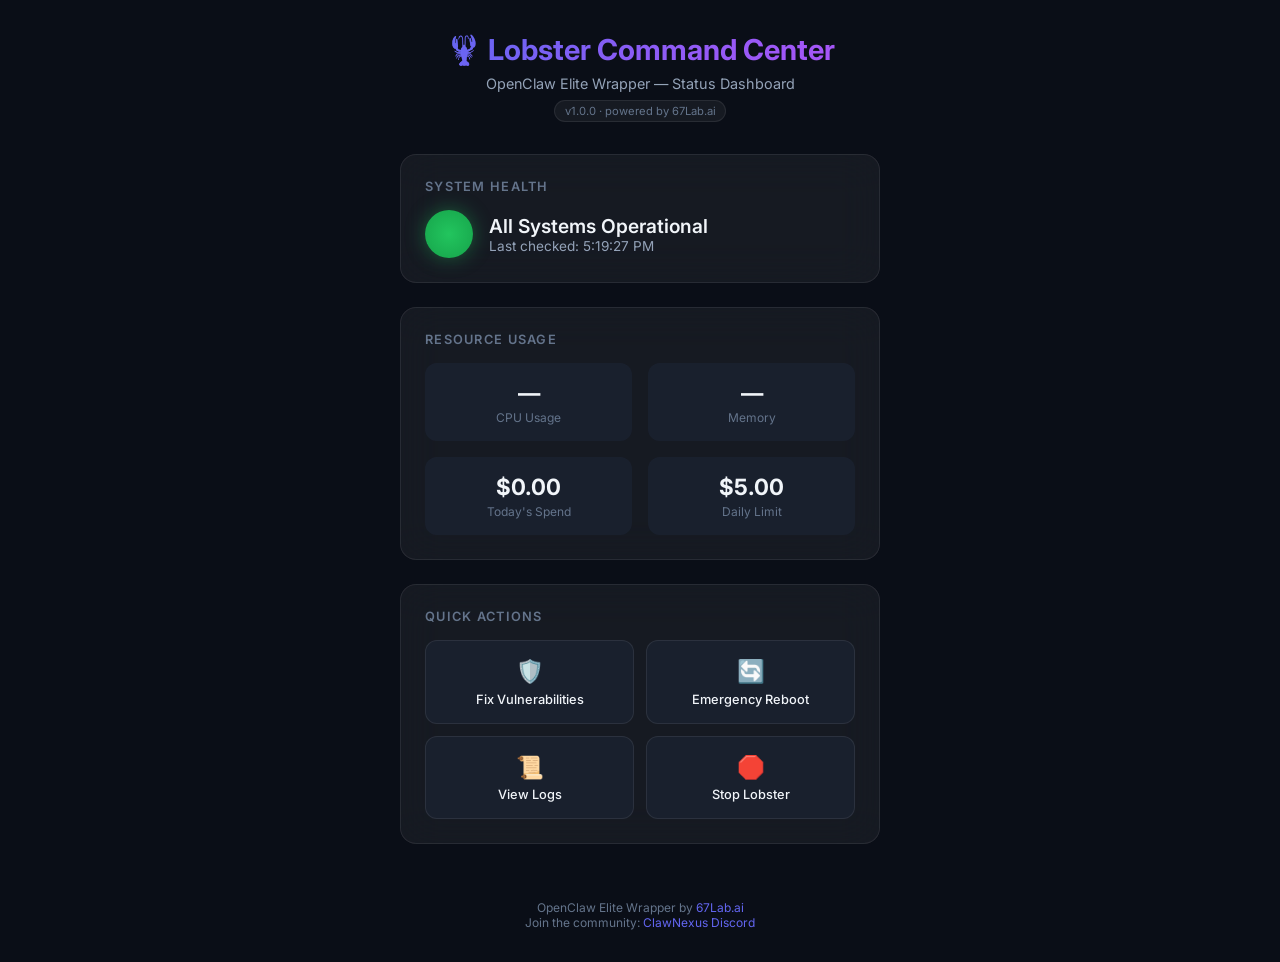
<file: modules/installer/lcc_dashboard/index.html>
<!DOCTYPE html>
<html lang="en">
<head>
    <meta charset="UTF-8">
    <meta name="viewport" content="width=device-width, initial-scale=1.0">
    <title>🦞 Lobster Command Center</title>
    <link href="https://fonts.googleapis.com/css2?family=Inter:wght@300;400;500;600;700&display=swap" rel="stylesheet">
    <style>
        /* ── Design Tokens (67Lab.ai Deep Slate Glassmorphism) ────────── */
        :root {
            --bg-primary: #0a0e17;
            --bg-secondary: #111827;
            --surface-1: rgba(17, 24, 39, 0.6);
            --surface-2: rgba(30, 41, 59, 0.5);
            --surface-glass: rgba(255, 255, 255, 0.05);
            --border-default: rgba(255, 255, 255, 0.08);
            --border-glow: rgba(99, 102, 241, 0.3);
            --text-primary: #f1f5f9;
            --text-secondary: #94a3b8;
            --text-muted: #64748b;
            --accent-primary: #6366f1;
            --accent-success: #22c55e;
            --accent-danger: #ef4444;
            --accent-warning: #f59e0b;
            --gradient-brand: linear-gradient(135deg, #6366f1, #8b5cf6, #a855f7);
        }

        * { margin: 0; padding: 0; box-sizing: border-box; }

        body {
            font-family: 'Inter', sans-serif;
            background: var(--bg-primary);
            color: var(--text-primary);
            min-height: 100vh;
            display: flex;
            flex-direction: column;
            align-items: center;
            padding: 2rem;
        }

        /* ── Header ──────────────────────────────────────────────────── */
        .header {
            text-align: center;
            margin-bottom: 2rem;
        }
        .header h1 {
            font-size: 1.8rem;
            font-weight: 700;
            background: var(--gradient-brand);
            -webkit-background-clip: text;
            -webkit-text-fill-color: transparent;
            margin-bottom: 0.5rem;
        }
        .header p {
            color: var(--text-secondary);
            font-size: 0.9rem;
        }
        .version-badge {
            display: inline-block;
            padding: 0.2rem 0.6rem;
            background: var(--surface-glass);
            border: 1px solid var(--border-default);
            border-radius: 999px;
            font-size: 0.7rem;
            color: var(--text-muted);
            margin-top: 0.5rem;
        }

        /* ── Glass Card ──────────────────────────────────────────────── */
        .card {
            background: var(--surface-glass);
            backdrop-filter: blur(20px);
            -webkit-backdrop-filter: blur(20px);
            border: 1px solid var(--border-default);
            border-radius: 16px;
            padding: 1.5rem;
            width: 100%;
            max-width: 480px;
            margin-bottom: 1.5rem;
            transition: border-color 0.3s ease;
        }
        .card:hover {
            border-color: var(--border-glow);
        }
        .card-title {
            font-size: 0.8rem;
            font-weight: 600;
            text-transform: uppercase;
            letter-spacing: 0.1em;
            color: var(--text-muted);
            margin-bottom: 1rem;
        }

        /* ── Health Meter ────────────────────────────────────────────── */
        .health-meter {
            display: flex;
            align-items: center;
            gap: 1rem;
        }
        .health-dot {
            width: 48px;
            height: 48px;
            border-radius: 50%;
            animation: pulse 2s ease-in-out infinite;
        }
        .health-dot.healthy {
            background: radial-gradient(circle, var(--accent-success), #16a34a);
            box-shadow: 0 0 20px rgba(34, 197, 94, 0.4);
        }
        .health-dot.unhealthy {
            background: radial-gradient(circle, var(--accent-danger), #dc2626);
            box-shadow: 0 0 20px rgba(239, 68, 68, 0.4);
        }
        .health-dot.unknown {
            background: radial-gradient(circle, var(--accent-warning), #d97706);
            box-shadow: 0 0 20px rgba(245, 158, 11, 0.4);
        }
        @keyframes pulse {
            0%, 100% { transform: scale(1); opacity: 1; }
            50% { transform: scale(1.1); opacity: 0.8; }
        }
        .health-text h2 {
            font-size: 1.2rem;
            font-weight: 600;
        }
        .health-text p {
            font-size: 0.85rem;
            color: var(--text-secondary);
        }

        /* ── Stats Grid ──────────────────────────────────────────────── */
        .stats-grid {
            display: grid;
            grid-template-columns: 1fr 1fr;
            gap: 1rem;
        }
        .stat-item {
            background: var(--surface-2);
            border-radius: 12px;
            padding: 1rem;
            text-align: center;
        }
        .stat-value {
            font-size: 1.4rem;
            font-weight: 700;
            color: var(--text-primary);
        }
        .stat-label {
            font-size: 0.75rem;
            color: var(--text-muted);
            margin-top: 0.25rem;
        }

        /* ── Quick Actions ───────────────────────────────────────────── */
        .actions-grid {
            display: grid;
            grid-template-columns: 1fr 1fr;
            gap: 0.75rem;
        }
        .action-btn {
            display: flex;
            flex-direction: column;
            align-items: center;
            gap: 0.4rem;
            padding: 1rem;
            background: var(--surface-2);
            border: 1px solid var(--border-default);
            border-radius: 12px;
            color: var(--text-primary);
            font-family: 'Inter', sans-serif;
            font-size: 0.8rem;
            font-weight: 500;
            cursor: pointer;
            transition: all 0.2s ease;
        }
        .action-btn:hover {
            background: rgba(99, 102, 241, 0.15);
            border-color: var(--accent-primary);
            transform: translateY(-2px);
        }
        .action-btn .icon {
            font-size: 1.4rem;
        }

        /* ── Footer ──────────────────────────────────────────────────── */
        .footer {
            margin-top: auto;
            padding-top: 2rem;
            text-align: center;
            font-size: 0.75rem;
            color: var(--text-muted);
        }
        .footer a {
            color: var(--accent-primary);
            text-decoration: none;
        }
    </style>
</head>
<body>

    <!-- Header -->
    <div class="header">
        <h1>🦞 Lobster Command Center</h1>
        <p>OpenClaw Elite Wrapper — Status Dashboard</p>
        <span class="version-badge">v1.0.0 · powered by 67Lab.ai</span>
    </div>

    <!-- Health Meter Card -->
    <div class="card">
        <div class="card-title">System Health</div>
        <div class="health-meter">
            <div class="health-dot healthy" id="healthDot"></div>
            <div class="health-text">
                <h2 id="healthStatus">All Systems Operational</h2>
                <p id="healthDetail">Last checked: just now</p>
            </div>
        </div>
    </div>

    <!-- Stats Card -->
    <div class="card">
        <div class="card-title">Resource Usage</div>
        <div class="stats-grid">
            <div class="stat-item">
                <div class="stat-value" id="cpuUsage">—</div>
                <div class="stat-label">CPU Usage</div>
            </div>
            <div class="stat-item">
                <div class="stat-value" id="memUsage">—</div>
                <div class="stat-label">Memory</div>
            </div>
            <div class="stat-item">
                <div class="stat-value" id="budgetUsed">$0.00</div>
                <div class="stat-label">Today's Spend</div>
            </div>
            <div class="stat-item">
                <div class="stat-value" id="budgetLimit">$5.00</div>
                <div class="stat-label">Daily Limit</div>
            </div>
        </div>
    </div>

    <!-- Quick Actions Card -->
    <div class="card">
        <div class="card-title">Quick Actions</div>
        <div class="actions-grid">
            <button class="action-btn" onclick="runAction('patch')">
                <span class="icon">🛡️</span>
                Fix Vulnerabilities
            </button>
            <button class="action-btn" onclick="runAction('reset')">
                <span class="icon">🔄</span>
                Emergency Reboot
            </button>
            <button class="action-btn" onclick="runAction('logs')">
                <span class="icon">📜</span>
                View Logs
            </button>
            <button class="action-btn" onclick="runAction('stop')">
                <span class="icon">🛑</span>
                Stop Lobster
            </button>
        </div>
    </div>

    <!-- Footer -->
    <div class="footer">
        <p>OpenClaw Elite Wrapper by <a href="https://67lab.ai" target="_blank">67Lab.ai</a></p>
        <p>Join the community: <a href="https://discord.gg/BUnQYZpnxv" target="_blank">ClawNexus Discord</a></p>
    </div>

    <script>
        // ── Placeholder interactivity ──────────────────────────────────
        // In production, this would call a local API endpoint
        // (e.g., /api/status) served by a lightweight backend.

        function runAction(action) {
            const btn = event.target.closest('.action-btn');
            btn.style.opacity = '0.5';
            btn.style.pointerEvents = 'none';

            // Simulate action feedback
            setTimeout(() => {
                btn.style.opacity = '1';
                btn.style.pointerEvents = 'auto';
                alert(`✅ Action "${action}" executed successfully.`);
            }, 1500);
        }

        // Auto-refresh health status every 30s
        function updateHealth() {
            const dot = document.getElementById('healthDot');
            const status = document.getElementById('healthStatus');
            const detail = document.getElementById('healthDetail');
            const now = new Date().toLocaleTimeString();
            detail.textContent = `Last checked: ${now}`;
        }

        setInterval(updateHealth, 30000);
        updateHealth();
    </script>
</body>
</html>
</file>
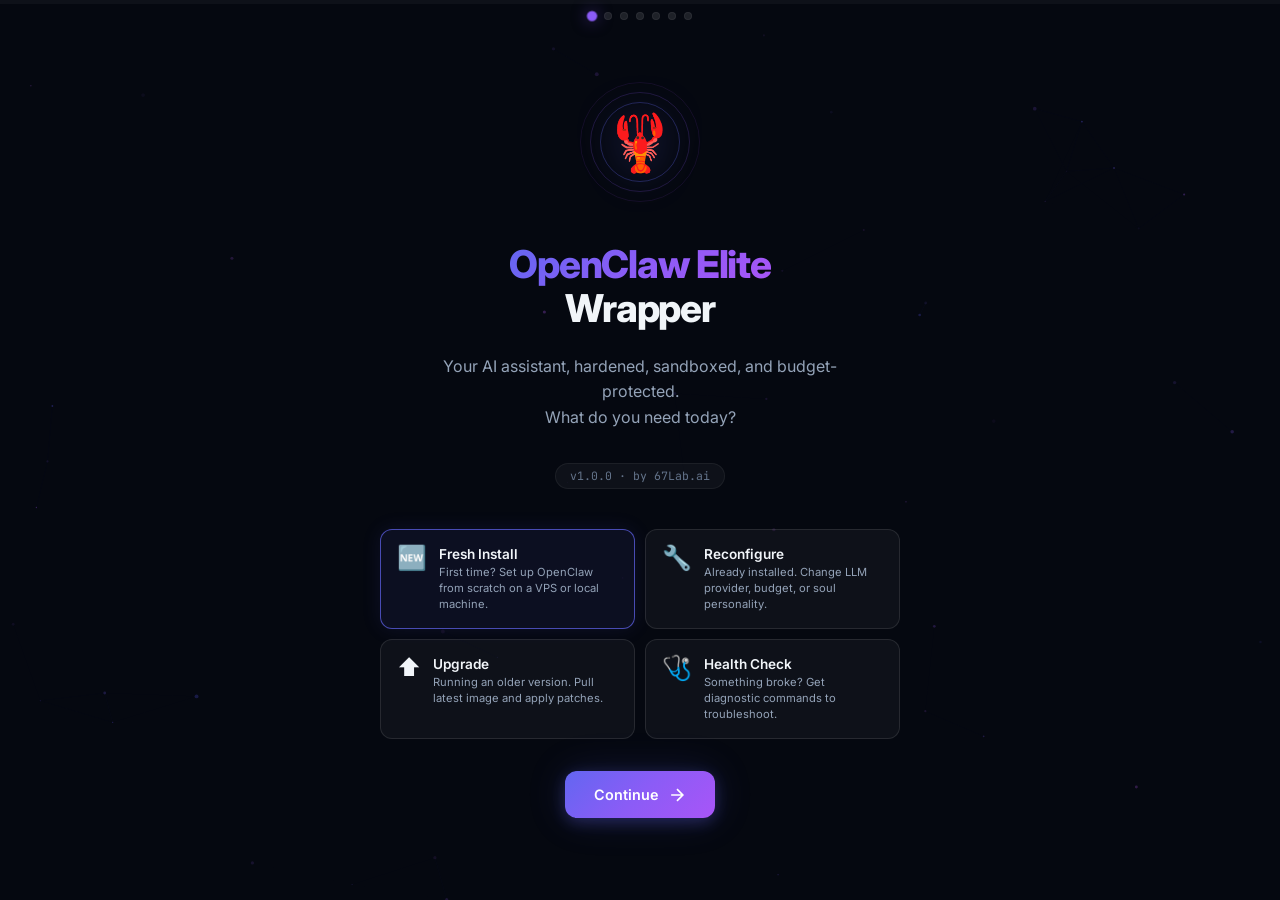
<file: modules/installer/onboarding-demo/index.html>
<!DOCTYPE html>
<html lang="en">
<head>
    <meta charset="UTF-8">
    <meta name="viewport" content="width=device-width, initial-scale=1.0">
    <title>🦞 OpenClaw Elite Wrapper — Setup Wizard</title>
    <meta name="description" content="Hardened AI Assistant Installer by 67Lab.ai. Secure, sandboxed, budget-protected OpenClaw deployment in under 60 seconds.">
    <link href="https://fonts.googleapis.com/css2?family=Inter:wght@300;400;500;600;700;800&family=JetBrains+Mono:wght@400;500;600&display=swap" rel="stylesheet">
    <link rel="stylesheet" href="style.css">
</head>
<body>
    <!-- ── Ambient Background Particles ──────────────────────────────── -->
    <canvas id="particleCanvas"></canvas>

    <!-- ── Progress Bar (Top) ────────────────────────────────────────── -->
    <div class="progress-track">
        <div class="progress-fill" id="progressFill"></div>
        <div class="progress-steps" id="progressSteps"></div>
    </div>

    <!-- ── Main Wizard Container ─────────────────────────────────────── -->
    <div class="wizard-container" id="wizardContainer">

        <!-- ═══════════════════════════════════════════════════════════ -->
        <!-- STEP 0: Welcome / Landing                                  -->
        <!-- ═══════════════════════════════════════════════════════════ -->
        <div class="step active" data-step="0">
            <div class="step-content center-content">
                <div class="logo-animation">
                    <div class="logo-ring ring-1"></div>
                    <div class="logo-ring ring-2"></div>
                    <div class="logo-ring ring-3"></div>
                    <span class="logo-emoji">🦞</span>
                </div>
                <h1 class="hero-title">
                    <span class="gradient-text">OpenClaw Elite</span>
                    <br>Wrapper
                </h1>
                <p class="hero-subtitle">Your AI assistant, hardened, sandboxed, and budget-protected.<br>What do you need today?</p>
                <div class="version-pill">v1.0.0 · by 67Lab.ai</div>

                <!-- Triage Path Cards -->
                <div class="triage-grid">
                    <div class="triage-card selected" id="triageFresh" onclick="selectTriage('fresh')">
                        <div class="triage-icon">🆕</div>
                        <div class="triage-body">
                            <h3>Fresh Install</h3>
                            <p>First time? Set up OpenClaw from scratch on a VPS or local machine.</p>
                        </div>
                    </div>
                    <div class="triage-card" id="triageReconfigure" onclick="selectTriage('reconfigure')">
                        <div class="triage-icon">🔧</div>
                        <div class="triage-body">
                            <h3>Reconfigure</h3>
                            <p>Already installed. Change LLM provider, budget, or soul personality.</p>
                        </div>
                    </div>
                    <div class="triage-card" id="triageUpgrade" onclick="selectTriage('upgrade')">
                        <div class="triage-icon">⬆️</div>
                        <div class="triage-body">
                            <h3>Upgrade</h3>
                            <p>Running an older version. Pull latest image and apply patches.</p>
                        </div>
                    </div>
                    <div class="triage-card" id="triageHealth" onclick="selectTriage('health')">
                        <div class="triage-icon">🩺</div>
                        <div class="triage-body">
                            <h3>Health Check</h3>
                            <p>Something broke? Get diagnostic commands to troubleshoot.</p>
                        </div>
                    </div>
                </div>

                <button class="btn-primary btn-glow" id="triageNextBtn" onclick="handleTriageNext()">
                    <span>Continue</span>
                    <svg width="20" height="20" viewBox="0 0 24 24" fill="none" stroke="currentColor" stroke-width="2"><path d="M5 12h14M12 5l7 7-7 7"/></svg>
                </button>
            </div>
        </div>

        <!-- ═══════════════════════════════════════════════════════════ -->
        <!-- STEP 1: Dependency Check                                   -->
        <!-- ═══════════════════════════════════════════════════════════ -->
        <div class="step" data-step="1">
            <div class="step-content">
                <div class="step-header">
                    <span class="step-badge">Step 1 of 6</span>
                    <h2>Checking Dependencies</h2>
                    <p class="step-desc">Verifying your system has everything needed.</p>
                </div>

                <div class="terminal-window" id="depTerminal">
                    <div class="terminal-bar">
                        <div class="terminal-dots">
                            <span class="dot red"></span>
                            <span class="dot yellow"></span>
                            <span class="dot green"></span>
                        </div>
                        <span class="terminal-title">elite-wrapper — bash</span>
                    </div>
                    <div class="terminal-body" id="depTerminalBody">
                        <div class="terminal-line prompt">$ bash setup.sh</div>
                    </div>
                </div>

                <div class="nav-row" id="depNav" style="display:none;">
                    <button class="btn-secondary" onclick="prevStep()">← Back</button>
                    <button class="btn-primary" onclick="nextStep()">
                        <span>Continue</span>
                        <svg width="18" height="18" viewBox="0 0 24 24" fill="none" stroke="currentColor" stroke-width="2"><path d="M5 12h14M12 5l7 7-7 7"/></svg>
                    </button>
                </div>
            </div>
        </div>

        <!-- ═══════════════════════════════════════════════════════════ -->
        <!-- STEP 2: Environment Selection                              -->
        <!-- ═══════════════════════════════════════════════════════════ -->
        <div class="step" data-step="2">
            <div class="step-content">
                <div class="step-header">
                    <span class="step-badge">Step 2 of 6</span>
                    <h2>Choose Your Environment</h2>
                    <p class="step-desc">How will you run your Lobster?</p>
                </div>

                <div class="autodetect-banner" id="autoDetectBanner">
                    <div class="autodetect-icon">🔍</div>
                    <div class="autodetect-text">
                        <span class="autodetect-label">Auto-Detected</span>
                        <span class="autodetect-result" id="autoDetectResult">Scanning…</span>
                    </div>
                </div>

                <div class="card-selector">
                    <div class="select-card" id="envVps" onclick="selectEnv('vps')">
                        <div class="select-card-icon">☁️</div>
                        <div class="select-card-content">
                            <h3>VPS / Cloud Server</h3>
                            <ul class="feature-list">
                                <li>24/7 online, never sleeps</li>
                                <li>Static IP reputation</li>
                                <li>Cloudflare Tunnel (no open ports)</li>
                                <li>2GB RAM · 2 CPU limit</li>
                            </ul>
                        </div>
                        <div class="select-radio"></div>
                    </div>

                    <div class="select-card" id="envLocal" onclick="selectEnv('local')">
                        <div class="select-card-icon">🏠</div>
                        <div class="select-card-content">
                            <h3>Local / Home PC</h3>
                            <ul class="feature-list">
                                <li>Zero API costs with local LLMs</li>
                                <li>Ultimate privacy (data stays home)</li>
                                <li>GPU passthrough (NVIDIA)</li>
                                <li>4GB RAM · 4 CPU limit</li>
                            </ul>
                        </div>
                        <div class="select-radio"></div>
                    </div>
                </div>

                <div class="nav-row">
                    <button class="btn-secondary" onclick="prevStep()">← Back</button>
                    <button class="btn-primary" id="envNextBtn" disabled onclick="nextStep()">
                        <span>Continue</span>
                        <svg width="18" height="18" viewBox="0 0 24 24" fill="none" stroke="currentColor" stroke-width="2"><path d="M5 12h14M12 5l7 7-7 7"/></svg>
                    </button>
                </div>
            </div>
        </div>

        <!-- ═══════════════════════════════════════════════════════════ -->
        <!-- STEP 3: Credentials                                       -->
        <!-- ═══════════════════════════════════════════════════════════ -->
        <div class="step" data-step="3">
            <div class="step-content">
                <div class="step-header">
                    <span class="step-badge">Step 3 of 6</span>
                    <h2>API & Bot Configuration</h2>
                    <p class="step-desc">Connect your AI provider and optional integrations.</p>
                </div>

                <div class="form-group">
                    <label class="form-label">
                        LLM Provider
                        <span class="required-badge">Required</span>
                    </label>
                    <div class="select-wrapper">
                        <select id="llmProviderSelect" class="form-input form-select" onchange="updateProviderHint(this.value)">
                            <option value="anthropic">Anthropic (Claude)</option>
                            <option value="openai">OpenAI (GPT / o-series)</option>
                            <option value="google">Google (Gemini)</option>
                            <option value="deepseek">DeepSeek</option>
                            <option value="openrouter">OpenRouter (Multi-Model)</option>
                            <option value="local">Local / Ollama (No Key)</option>
                        </select>
                        <svg class="select-chevron" width="16" height="16" viewBox="0 0 24 24" fill="none" stroke="currentColor" stroke-width="2"><path d="M6 9l6 6 6-6"/></svg>
                    </div>
                </div>

                <div class="form-group" id="apiKeyGroup">
                    <label class="form-label">
                        <span id="apiKeyLabel">Anthropic API Key</span>
                        <span class="required-badge" id="apiKeyRequired">Required</span>
                    </label>
                    <div class="input-wrapper">
                        <input type="password" id="apiKeyInput" class="form-input" placeholder="sk-ant-api03-..." autocomplete="off">
                        <button class="input-toggle" onclick="togglePassword('apiKeyInput', this)" aria-label="Toggle visibility">
                            <svg width="18" height="18" viewBox="0 0 24 24" fill="none" stroke="currentColor" stroke-width="2"><path d="M1 12s4-8 11-8 11 8 11 8-4 8-11 8-11-8-11-8z"/><circle cx="12" cy="12" r="3"/></svg>
                        </button>
                    </div>
                    <p class="input-hint">🔒 Stored locally in <code>.env</code>. Never transmitted.</p>
                </div>

                <div class="form-row">
                    <div class="form-group">
                        <label class="form-label">
                            Telegram Bot Token
                            <span class="optional-badge">Optional</span>
                        </label>
                        <input type="text" id="botTokenInput" class="form-input" placeholder="123456:ABC-DEF..." autocomplete="off">
                    </div>
                    <div class="form-group">
                        <label class="form-label">
                            Admin User ID
                            <span class="optional-badge">Optional</span>
                        </label>
                        <input type="text" id="adminIdInput" class="form-input" placeholder="e.g. 987654321" autocomplete="off">
                    </div>
                </div>

                <div class="nav-row">
                    <button class="btn-secondary" onclick="prevStep()">← Back</button>
                    <button class="btn-primary" onclick="validateCredentials()">
                        <span>Continue</span>
                        <svg width="18" height="18" viewBox="0 0 24 24" fill="none" stroke="currentColor" stroke-width="2"><path d="M5 12h14M12 5l7 7-7 7"/></svg>
                    </button>
                </div>
            </div>
        </div>

        <!-- ═══════════════════════════════════════════════════════════ -->
        <!-- STEP 4: Budget Guardrails                                  -->
        <!-- ═══════════════════════════════════════════════════════════ -->
        <div class="step" data-step="4">
            <div class="step-content">
                <div class="step-header">
                    <span class="step-badge">Step 4 of 6</span>
                    <h2>Budget Guardrails</h2>
                    <p class="step-desc">Protect yourself from unexpected API charges.</p>
                </div>

                <div class="budget-card">
                    <div class="budget-display">
                        <span class="budget-currency">$</span>
                        <span class="budget-value" id="budgetValue">5</span>
                        <span class="budget-period">/ day</span>
                    </div>
                    <input type="range" id="budgetSlider" class="budget-slider" min="0" max="50" value="5" step="1" oninput="updateBudget(this.value)">
                    <div class="budget-labels">
                        <span>$0 (No limit)</span>
                        <span>$50/day</span>
                    </div>
                    <div class="budget-info" id="budgetInfo">
                        <div class="budget-info-icon">🛡️</div>
                        <p>Your Lobster will <strong>pause automatically</strong> when it approaches $5 in API usage for the day.</p>
                    </div>
                </div>

                <div class="budget-presets">
                    <button class="preset-btn" onclick="setBudget(2)">Cautious · $2</button>
                    <button class="preset-btn active" onclick="setBudget(5)">Standard · $5</button>
                    <button class="preset-btn" onclick="setBudget(15)">Professional · $15</button>
                    <button class="preset-btn" onclick="setBudget(0)">No Limit ⚠️</button>
                    <button class="preset-btn preset-custom" id="presetCustomBtn" onclick="toggleCustomBudget()">Custom $</button>
                </div>

                <div class="custom-budget-row" id="customBudgetRow" style="display:none;">
                    <label class="form-label" style="font-size:0.8rem;">Enter daily limit ($)</label>
                    <div class="custom-budget-input-wrap">
                        <span class="custom-budget-prefix">$</span>
                        <input type="number" id="customBudgetInput" class="form-input custom-budget-input" min="0" max="999" step="1" placeholder="e.g. 75" onchange="applyCustomBudget()" onkeyup="applyCustomBudget()">
                        <span class="custom-budget-suffix">/ day</span>
                    </div>
                </div>

                <div class="nav-row">
                    <button class="btn-secondary" onclick="prevStep()">← Back</button>
                    <button class="btn-primary" onclick="nextStep()">
                        <span>Continue</span>
                        <svg width="18" height="18" viewBox="0 0 24 24" fill="none" stroke="currentColor" stroke-width="2"><path d="M5 12h14M12 5l7 7-7 7"/></svg>
                    </button>
                </div>
            </div>
        </div>

        <!-- ═══════════════════════════════════════════════════════════ -->
        <!-- STEP 5: Soul Selection                                     -->
        <!-- ═══════════════════════════════════════════════════════════ -->
        <div class="step" data-step="5">
            <div class="step-content">
                <div class="step-header">
                    <span class="step-badge">Step 5 of 6</span>
                    <h2>Choose Your Lobster's Soul</h2>
                    <p class="step-desc">Select a pre-configured personality for your AI.</p>
                </div>

                <div class="soul-grid">
                    <div class="soul-card" id="soulSeller" onclick="selectSoul('seller')">
                        <div class="soul-icon">🏪</div>
                        <h3>The Seller</h3>
                        <p>Aggressive closer, high-conversion sales tactics. Perfect for lead follow-up and deal closing.</p>
                        <div class="soul-tags">
                            <span class="tag">Sales</span>
                            <span class="tag">Leads</span>
                            <span class="tag">Closing</span>
                        </div>
                    </div>

                    <div class="soul-card" id="soulResearcher" onclick="selectSoul('researcher')">
                        <div class="soul-icon">🔬</div>
                        <h3>The Researcher</h3>
                        <p>Deep analysis, data extraction, and structured reports. Methodical and source-citing.</p>
                        <div class="soul-tags">
                            <span class="tag">Analysis</span>
                            <span class="tag">Data</span>
                            <span class="tag">Reports</span>
                        </div>
                    </div>

                    <div class="soul-card" id="soulAdmin" onclick="selectSoul('admin')">
                        <div class="soul-icon">📋</div>
                        <h3>The Admin</h3>
                        <p>Polite scheduler, FAQ handler, and boundary-enforcer. Organized and professional.</p>
                        <div class="soul-tags">
                            <span class="tag">Scheduling</span>
                            <span class="tag">FAQs</span>
                            <span class="tag">Email</span>
                        </div>
                    </div>

                    <div class="soul-card soul-custom" id="soulCustom" onclick="selectSoul('custom')">
                        <div class="soul-icon">⚙️</div>
                        <h3>Custom Soul</h3>
                        <p>Upload your own <code>.md</code> file to define a fully custom personality.</p>
                        <div class="soul-tags">
                            <span class="tag">Advanced</span>
                            <span class="tag">Custom</span>
                        </div>
                    </div>
                </div>

                <div class="nav-row">
                    <button class="btn-secondary" onclick="prevStep()">← Back</button>
                    <button class="btn-primary" id="soulNextBtn" disabled onclick="nextStep()">
                        <span>Continue</span>
                        <svg width="18" height="18" viewBox="0 0 24 24" fill="none" stroke="currentColor" stroke-width="2"><path d="M5 12h14M12 5l7 7-7 7"/></svg>
                    </button>
                </div>
            </div>
        </div>

        <!-- ═══════════════════════════════════════════════════════════ -->
        <!-- STEP 6: Command Output (Practical Installer)               -->
        <!-- ═══════════════════════════════════════════════════════════ -->
        <div class="step" data-step="6">
            <div class="step-content">
                <div class="step-header" style="text-align:center;">
                    <span class="step-badge">Ready</span>
                    <h2 id="outputTitle">Your Install Command</h2>
                    <p class="step-desc" id="outputDesc">We detected your platform. Here's your personalised setup.</p>
                </div>

                <!-- OS Detection Banner (auto-detected, always visible) -->
                <div class="os-detect-banner" id="osBanner">
                    <div class="os-icon" id="osIcon">🖥️</div>
                    <div class="os-text">
                        <span class="os-label">Detected Platform</span>
                        <span class="os-value" id="osValue">Detecting…</span>
                    </div>
                    <span class="os-badge" id="osBadge">.sh</span>
                </div>

                <!-- Config Summary (hidden for Upgrade/Health paths) -->
                <div class="config-summary" id="configSummary">
                    <div class="summary-grid">
                        <div class="summary-item">
                            <span class="summary-label">Mode</span>
                            <span class="summary-value" id="sumMode">—</span>
                        </div>
                        <div class="summary-item">
                            <span class="summary-label">Budget</span>
                            <span class="summary-value" id="sumBudget">—</span>
                        </div>
                        <div class="summary-item">
                            <span class="summary-label">Soul</span>
                            <span class="summary-value" id="sumSoul">—</span>
                        </div>
                        <div class="summary-item">
                            <span class="summary-label">Security</span>
                            <span class="summary-value secure">🔒 Hardened</span>
                        </div>
                    </div>
                </div>

                <!-- Install Command Output -->
                <div class="output-panel" id="outputPanel">
                    <div class="output-header">
                        <span class="output-label" id="outputLabel">📋 One-Liner Install Command</span>
                        <button class="btn-copy" id="copyBtn" onclick="copyInstallCommand()">
                            <svg width="16" height="16" viewBox="0 0 24 24" fill="none" stroke="currentColor" stroke-width="2"><rect x="9" y="9" width="13" height="13" rx="2"/><path d="M5 15H4a2 2 0 01-2-2V4a2 2 0 012-2h9a2 2 0 012 2v1"/></svg>
                            <span>Copy</span>
                        </button>
                    </div>
                    <pre class="output-code" id="outputCode"></pre>
                </div>

                <!-- Action Buttons (adapts per OS) -->
                <div class="output-actions" id="outputActions">
                    <button class="btn-secondary btn-download" id="downloadBtn" onclick="downloadInstallScript()">
                        <svg width="18" height="18" viewBox="0 0 24 24" fill="none" stroke="currentColor" stroke-width="2"><path d="M21 15v4a2 2 0 01-2 2H5a2 2 0 01-2-2v-4"/><polyline points="7 10 12 15 17 10"/><line x1="12" y1="15" x2="12" y2="3"/></svg>
                        <span id="downloadLabel">Download .sh Script</span>
                    </button>
                    <button class="btn-copy-cmd" onclick="copyInstallCommand()">
                        📋 Copy Command
                    </button>
                </div>

                <!-- Instructions (dynamic per platform + path) -->
                <div class="instructions-card" id="instructionsCard">
                    <div class="instructions-header" onclick="toggleInstructions()">
                        <h3 id="instructionsTitle">How to Run</h3>
                        <span class="instructions-toggle" id="instructionsToggle">▼</span>
                    </div>
                    <ol class="instructions-list" id="instructionsList">
                    </ol>
                </div>

                <!-- Day 2 Quick Commands (hidden for Upgrade/Health) -->
                <div class="commands-card" id="commandsCard">
                    <h3>Day 2 Commands (after install)</h3>
                    <div class="command-list">
                        <div class="command-item" onclick="copyCommand('./lobster.sh status')">
                            <code>./lobster.sh status</code>
                            <span class="command-desc">Check health</span>
                        </div>
                        <div class="command-item" onclick="copyCommand('./lobster.sh patch')">
                            <code>./lobster.sh patch</code>
                            <span class="command-desc">Security updates</span>
                        </div>
                        <div class="command-item" onclick="copyCommand('./lobster.sh reset')">
                            <code>./lobster.sh reset</code>
                            <span class="command-desc">Fix crashes</span>
                        </div>
                        <div class="command-item" onclick="copyCommand('./lobster.sh budget 10')">
                            <code>./lobster.sh budget 10</code>
                            <span class="command-desc">Change limit</span>
                        </div>
                    </div>
                </div>

                <!-- Discord CTA -->
                <div class="discord-cta" id="discordCta">
                    <div class="discord-icon">
                        <svg width="28" height="28" viewBox="0 0 24 24" fill="currentColor"><path d="M20.317 4.37a19.791 19.791 0 0 0-4.885-1.515.074.074 0 0 0-.079.037c-.21.375-.444.864-.608 1.25a18.27 18.27 0 0 0-5.487 0 12.64 12.64 0 0 0-.617-1.25.077.077 0 0 0-.079-.037A19.736 19.736 0 0 0 3.677 4.37a.07.07 0 0 0-.032.027C.533 9.046-.32 13.58.099 18.057a.082.082 0 0 0 .031.057 19.9 19.9 0 0 0 5.993 3.03.078.078 0 0 0 .084-.028c.462-.63.874-1.295 1.226-1.994a.076.076 0 0 0-.041-.106 13.107 13.107 0 0 1-1.872-.892.077.077 0 0 1-.008-.128 10.2 10.2 0 0 0 .372-.292.074.074 0 0 1 .077-.01c3.928 1.793 8.18 1.793 12.062 0a.074.074 0 0 1 .078.01c.12.098.246.198.373.292a.077.077 0 0 1-.006.127 12.299 12.299 0 0 1-1.873.892.077.077 0 0 0-.041.107c.36.698.772 1.362 1.225 1.993a.076.076 0 0 0 .084.028 19.839 19.839 0 0 0 6.002-3.03.077.077 0 0 0 .032-.054c.5-5.177-.838-9.674-3.549-13.66a.061.061 0 0 0-.031-.03z"/></svg>
                    </div>
                    <div class="discord-text">
                        <h3>Join ClawNexus Community</h3>
                        <p>Free skill packs, troubleshooting, and early access to Pro features.</p>
                    </div>
                    <a href="https://discord.gg/BUnQYZpnxv" target="_blank" class="btn-discord">
                        Join Discord →
                    </a>
                </div>

                <div class="nav-row">
                    <button class="btn-secondary" onclick="prevStep()">← Back</button>
                    <div></div>
                </div>
            </div>
        </div>

    </div><!-- /wizard-container -->

    <!-- ── Toast Notification ────────────────────────────────────────── -->
    <div class="toast" id="toast">
        <span id="toastMessage">Copied!</span>
    </div>

    <script src="app.js"></script>
</body>
</html>
</file>
<file: modules/installer/onboarding-demo/style.css>
/* ============================================================================
   OpenClaw Elite Wrapper — Onboarding Wizard Styles
   By 67Lab.ai | Deep Slate Glassmorphism Design System
   ============================================================================ */

/* ── Design Tokens ──────────────────────────────────────────────────────── */
:root {
    --bg-void: #050810;
    --bg-primary: #0a0e17;
    --bg-secondary: #111827;
    --surface-glass: rgba(255, 255, 255, 0.04);
    --surface-glass-2: rgba(255, 255, 255, 0.07);
    --surface-glass-3: rgba(255, 255, 255, 0.10);
    --border-subtle: rgba(255, 255, 255, 0.06);
    --border-default: rgba(255, 255, 255, 0.10);
    --border-hover: rgba(99, 102, 241, 0.4);
    --border-active: rgba(99, 102, 241, 0.7);
    --text-primary: #f1f5f9;
    --text-secondary: #94a3b8;
    --text-muted: #64748b;
    --text-dim: #475569;
    --accent-primary: #6366f1;
    --accent-secondary: #8b5cf6;
    --accent-tertiary: #a855f7;
    --accent-success: #22c55e;
    --accent-danger: #ef4444;
    --accent-warning: #f59e0b;
    --discord-blue: #5865f2;
    --gradient-brand: linear-gradient(135deg, #6366f1, #8b5cf6, #a855f7);
    --gradient-warm: linear-gradient(135deg, #f59e0b, #ef4444);
    --gradient-success: linear-gradient(135deg, #22c55e, #06b6d4);
    --glow-primary: 0 0 40px rgba(99, 102, 241, 0.15);
    --glow-strong: 0 0 60px rgba(99, 102, 241, 0.25);
    --radius-sm: 8px;
    --radius-md: 12px;
    --radius-lg: 16px;
    --radius-xl: 24px;
    --radius-full: 999px;
    --transition-fast: 0.15s ease;
    --transition-default: 0.3s ease;
    --transition-slow: 0.5s cubic-bezier(0.4, 0, 0.2, 1);
}

/* ── Reset & Base ───────────────────────────────────────────────────────── */
*, *::before, *::after { margin: 0; padding: 0; box-sizing: border-box; }

html {
    font-size: 16px;
    -webkit-font-smoothing: antialiased;
    -moz-osx-font-smoothing: grayscale;
}

body {
    font-family: 'Inter', -apple-system, BlinkMacSystemFont, sans-serif;
    background: var(--bg-void);
    color: var(--text-primary);
    min-height: 100vh;
    overflow-x: hidden;
    display: flex;
    justify-content: center;
    align-items: flex-start;
    padding: 0;
}

/* ── Ambient Particle Canvas ────────────────────────────────────────────── */
#particleCanvas {
    position: fixed;
    top: 0;
    left: 0;
    width: 100%;
    height: 100%;
    z-index: 0;
    pointer-events: none;
}

/* ── Progress Bar ───────────────────────────────────────────────────────── */
.progress-track {
    position: fixed;
    top: 0;
    left: 0;
    right: 0;
    height: 4px;
    background: var(--surface-glass);
    z-index: 100;
}

.progress-fill {
    height: 100%;
    width: 0%;
    background: var(--gradient-brand);
    transition: width 0.6s cubic-bezier(0.4, 0, 0.2, 1);
    box-shadow: 0 0 12px rgba(99, 102, 241, 0.4);
}

.progress-steps {
    position: absolute;
    top: 12px;
    left: 50%;
    transform: translateX(-50%);
    display: flex;
    gap: 8px;
}

.progress-dot {
    width: 8px;
    height: 8px;
    border-radius: 50%;
    background: var(--surface-glass-3);
    border: 1px solid var(--border-subtle);
    transition: all var(--transition-default);
}
.progress-dot.completed {
    background: var(--accent-primary);
    border-color: var(--accent-primary);
    box-shadow: 0 0 8px rgba(99, 102, 241, 0.5);
}
.progress-dot.current {
    background: var(--accent-secondary);
    border-color: var(--accent-secondary);
    transform: scale(1.3);
    box-shadow: 0 0 12px rgba(139, 92, 246, 0.5);
}

/* ── Wizard Container ───────────────────────────────────────────────────── */
.wizard-container {
    position: relative;
    z-index: 1;
    width: 100%;
    max-width: 640px;
    min-height: 100vh;
    display: flex;
    flex-direction: column;
    justify-content: center;
    padding: 3rem 1.5rem;
}

/* ── Step Base ──────────────────────────────────────────────────────────── */
.step {
    display: none;
    animation: fadeSlideIn 0.5s var(--transition-slow) forwards;
}
.step.active { display: flex; }

.step-content {
    width: 100%;
    display: flex;
    flex-direction: column;
    gap: 1.5rem;
}
.center-content {
    align-items: center;
    text-align: center;
}

@keyframes fadeSlideIn {
    from { opacity: 0; transform: translateY(24px); }
    to   { opacity: 1; transform: translateY(0); }
}

/* ── Step Header ────────────────────────────────────────────────────────── */
.step-badge {
    display: inline-block;
    padding: 0.25rem 0.75rem;
    background: var(--surface-glass-2);
    border: 1px solid var(--border-subtle);
    border-radius: var(--radius-full);
    font-size: 0.7rem;
    font-weight: 600;
    letter-spacing: 0.08em;
    text-transform: uppercase;
    color: var(--accent-secondary);
}

.step-header h2 {
    font-size: 1.6rem;
    font-weight: 700;
    margin-top: 0.5rem;
    letter-spacing: -0.02em;
}
.step-desc {
    color: var(--text-secondary);
    font-size: 0.95rem;
    line-height: 1.5;
}

/* ── Hero / Welcome ─────────────────────────────────────────────────────── */
.hero-title {
    font-size: 2.4rem;
    font-weight: 800;
    letter-spacing: -0.03em;
    line-height: 1.15;
}
.gradient-text {
    background: var(--gradient-brand);
    -webkit-background-clip: text;
    -webkit-text-fill-color: transparent;
    background-clip: text;
}
.hero-subtitle {
    color: var(--text-secondary);
    font-size: 1rem;
    line-height: 1.6;
    max-width: 400px;
}
.version-pill {
    display: inline-block;
    padding: 0.3rem 0.9rem;
    background: var(--surface-glass);
    border: 1px solid var(--border-subtle);
    border-radius: var(--radius-full);
    font-size: 0.72rem;
    color: var(--text-muted);
    font-family: 'JetBrains Mono', monospace;
    margin: 0.5rem 0;
}
.hint-text {
    font-size: 0.75rem;
    color: var(--text-dim);
    margin-top: 0.5rem;
}

/* ── Logo Animation ─────────────────────────────────────────────────────── */
.logo-animation {
    position: relative;
    width: 120px;
    height: 120px;
    display: flex;
    align-items: center;
    justify-content: center;
    margin-bottom: 1rem;
}
.logo-emoji {
    font-size: 3.5rem;
    z-index: 2;
    filter: drop-shadow(0 0 20px rgba(99, 102, 241, 0.3));
}
.logo-ring {
    position: absolute;
    border-radius: 50%;
    border: 1px solid;
    animation: ringPulse 3s ease-in-out infinite;
}
.ring-1 { width: 80px; height: 80px; border-color: rgba(99, 102, 241, 0.3); animation-delay: 0s; }
.ring-2 { width: 100px; height: 100px; border-color: rgba(139, 92, 246, 0.2); animation-delay: 0.5s; }
.ring-3 { width: 120px; height: 120px; border-color: rgba(168, 85, 247, 0.1); animation-delay: 1s; }

@keyframes ringPulse {
    0%, 100% { transform: scale(1); opacity: 1; }
    50% { transform: scale(1.1); opacity: 0.5; }
}

/* ── Buttons ────────────────────────────────────────────────────────────── */
.btn-primary {
    display: inline-flex;
    align-items: center;
    gap: 0.5rem;
    padding: 0.85rem 1.8rem;
    background: var(--gradient-brand);
    color: white;
    border: none;
    border-radius: var(--radius-md);
    font-family: 'Inter', sans-serif;
    font-size: 0.9rem;
    font-weight: 600;
    cursor: pointer;
    transition: all var(--transition-default);
    box-shadow: 0 4px 16px rgba(99, 102, 241, 0.3);
}
.btn-primary:hover:not(:disabled) {
    transform: translateY(-2px);
    box-shadow: 0 8px 24px rgba(99, 102, 241, 0.4);
}
.btn-primary:disabled {
    opacity: 0.4;
    cursor: not-allowed;
    transform: none;
}
.btn-glow {
    box-shadow: var(--glow-primary), 0 4px 16px rgba(99, 102, 241, 0.3);
}
.btn-glow:hover {
    box-shadow: var(--glow-strong), 0 8px 24px rgba(99, 102, 241, 0.4);
}

.btn-secondary {
    display: inline-flex;
    align-items: center;
    gap: 0.4rem;
    padding: 0.85rem 1.4rem;
    background: var(--surface-glass);
    color: var(--text-secondary);
    border: 1px solid var(--border-default);
    border-radius: var(--radius-md);
    font-family: 'Inter', sans-serif;
    font-size: 0.9rem;
    font-weight: 500;
    cursor: pointer;
    transition: all var(--transition-default);
}
.btn-secondary:hover {
    background: var(--surface-glass-2);
    border-color: var(--border-hover);
    color: var(--text-primary);
}

.nav-row {
    display: flex;
    justify-content: space-between;
    align-items: center;
    margin-top: 0.5rem;
}

/* ── Terminal Window ────────────────────────────────────────────────────── */
.terminal-window {
    background: #0d1117;
    border: 1px solid var(--border-default);
    border-radius: var(--radius-lg);
    overflow: hidden;
    box-shadow: var(--glow-primary);
}
.terminal-bar {
    display: flex;
    align-items: center;
    gap: 0.75rem;
    padding: 0.75rem 1rem;
    background: rgba(255, 255, 255, 0.03);
    border-bottom: 1px solid var(--border-subtle);
}
.terminal-dots { display: flex; gap: 6px; }
.terminal-dots .dot {
    width: 10px;
    height: 10px;
    border-radius: 50%;
}
.dot.red { background: #ff5f57; }
.dot.yellow { background: #febc2e; }
.dot.green { background: #28c840; }
.terminal-title {
    font-family: 'JetBrains Mono', monospace;
    font-size: 0.7rem;
    color: var(--text-muted);
}
.terminal-body {
    padding: 1rem 1.2rem;
    font-family: 'JetBrains Mono', monospace;
    font-size: 0.8rem;
    line-height: 1.7;
    max-height: 320px;
    overflow-y: auto;
}
.terminal-line {
    white-space: pre-wrap;
    opacity: 0;
    animation: lineAppear 0.3s ease forwards;
}
.terminal-line.prompt { color: var(--accent-success); }
.terminal-line.info { color: var(--accent-primary); }
.terminal-line.success { color: var(--accent-success); }
.terminal-line.warn { color: var(--accent-warning); }
.terminal-line.error { color: var(--accent-danger); }
.terminal-line.dim { color: var(--text-dim); }

@keyframes lineAppear {
    from { opacity: 0; transform: translateX(-8px); }
    to   { opacity: 1; transform: translateX(0); }
}

/* ── Card Selector (Environment) ────────────────────────────────────────── */
.card-selector {
    display: flex;
    flex-direction: column;
    gap: 0.75rem;
}
.select-card {
    display: flex;
    align-items: flex-start;
    gap: 1rem;
    padding: 1.25rem;
    background: var(--surface-glass);
    border: 1.5px solid var(--border-default);
    border-radius: var(--radius-lg);
    cursor: pointer;
    transition: all var(--transition-default);
}
.select-card:hover {
    background: var(--surface-glass-2);
    border-color: var(--border-hover);
    transform: translateY(-2px);
}
.select-card.selected {
    background: rgba(99, 102, 241, 0.08);
    border-color: var(--border-active);
    box-shadow: 0 0 24px rgba(99, 102, 241, 0.1);
}
.select-card-icon {
    font-size: 2rem;
    flex-shrink: 0;
    margin-top: 2px;
}
.select-card-content h3 {
    font-size: 1rem;
    font-weight: 600;
    margin-bottom: 0.4rem;
}
.feature-list {
    list-style: none;
    display: flex;
    flex-direction: column;
    gap: 0.25rem;
}
.feature-list li {
    font-size: 0.8rem;
    color: var(--text-secondary);
    padding-left: 1em;
    position: relative;
}
.feature-list li::before {
    content: '→';
    position: absolute;
    left: 0;
    color: var(--text-dim);
}
.select-radio {
    width: 20px;
    height: 20px;
    border-radius: 50%;
    border: 2px solid var(--border-default);
    flex-shrink: 0;
    margin-left: auto;
    margin-top: 4px;
    transition: all var(--transition-default);
}
.select-card.selected .select-radio {
    border-color: var(--accent-primary);
    background: var(--accent-primary);
    box-shadow: inset 0 0 0 3px var(--bg-void);
}

/* ── Form Inputs ────────────────────────────────────────────────────────── */
.form-group { display: flex; flex-direction: column; gap: 0.4rem; }
.form-row { display: grid; grid-template-columns: 1fr 1fr; gap: 1rem; }
.form-label {
    display: flex;
    align-items: center;
    gap: 0.5rem;
    font-size: 0.85rem;
    font-weight: 500;
    color: var(--text-secondary);
}
.required-badge {
    font-size: 0.6rem;
    padding: 0.1rem 0.4rem;
    background: rgba(239, 68, 68, 0.15);
    color: var(--accent-danger);
    border-radius: var(--radius-full);
    font-weight: 600;
    text-transform: uppercase;
    letter-spacing: 0.05em;
}
.optional-badge {
    font-size: 0.6rem;
    padding: 0.1rem 0.4rem;
    background: var(--surface-glass-2);
    color: var(--text-dim);
    border-radius: var(--radius-full);
    font-weight: 600;
    text-transform: uppercase;
    letter-spacing: 0.05em;
}
.input-wrapper {
    position: relative;
    display: flex;
    align-items: center;
}
.form-input {
    width: 100%;
    padding: 0.8rem 1rem;
    background: var(--surface-glass);
    border: 1.5px solid var(--border-default);
    border-radius: var(--radius-md);
    color: var(--text-primary);
    font-family: 'JetBrains Mono', monospace;
    font-size: 0.85rem;
    outline: none;
    transition: all var(--transition-default);
}
.form-input:focus {
    border-color: var(--accent-primary);
    box-shadow: 0 0 0 3px rgba(99, 102, 241, 0.15);
}
.form-input::placeholder { color: var(--text-dim); }
.input-toggle {
    position: absolute;
    right: 10px;
    background: none;
    border: none;
    color: var(--text-dim);
    cursor: pointer;
    padding: 4px;
}
.input-toggle:hover { color: var(--text-secondary); }
.input-hint {
    font-size: 0.75rem;
    color: var(--text-dim);
}
.input-hint code {
    background: var(--surface-glass-2);
    padding: 0.1rem 0.35rem;
    border-radius: 4px;
    font-family: 'JetBrains Mono', monospace;
    font-size: 0.7rem;
}
.form-error {
    font-size: 0.78rem;
    color: var(--accent-danger);
    display: none;
}
.form-error.visible { display: block; }

/* ── Budget Slider ──────────────────────────────────────────────────────── */
.budget-card {
    background: var(--surface-glass);
    border: 1px solid var(--border-default);
    border-radius: var(--radius-xl);
    padding: 2rem;
    text-align: center;
}
.budget-display {
    display: flex;
    align-items: baseline;
    justify-content: center;
    gap: 0.2rem;
    margin-bottom: 1.5rem;
}
.budget-currency {
    font-size: 1.5rem;
    font-weight: 600;
    color: var(--text-secondary);
}
.budget-value {
    font-size: 4rem;
    font-weight: 800;
    background: var(--gradient-brand);
    -webkit-background-clip: text;
    -webkit-text-fill-color: transparent;
    line-height: 1;
    transition: all var(--transition-fast);
}
.budget-period {
    font-size: 1rem;
    color: var(--text-muted);
    font-weight: 400;
}

/* Custom range slider */
.budget-slider {
    -webkit-appearance: none;
    appearance: none;
    width: 100%;
    height: 6px;
    background: linear-gradient(to right, var(--accent-success), var(--accent-primary), var(--accent-warning));
    border-radius: 3px;
    outline: none;
    cursor: pointer;
}
.budget-slider::-webkit-slider-thumb {
    -webkit-appearance: none;
    width: 24px;
    height: 24px;
    background: white;
    border-radius: 50%;
    cursor: grab;
    box-shadow: 0 2px 8px rgba(0, 0, 0, 0.3), 0 0 0 3px rgba(99, 102, 241, 0.3);
    transition: box-shadow var(--transition-fast);
}
.budget-slider::-webkit-slider-thumb:hover {
    box-shadow: 0 2px 12px rgba(0, 0, 0, 0.4), 0 0 0 5px rgba(99, 102, 241, 0.4);
}
.budget-slider::-webkit-slider-thumb:active { cursor: grabbing; }

.budget-labels {
    display: flex;
    justify-content: space-between;
    margin-top: 0.5rem;
    font-size: 0.72rem;
    color: var(--text-dim);
}

.budget-info {
    display: flex;
    align-items: flex-start;
    gap: 0.6rem;
    margin-top: 1.25rem;
    padding: 0.8rem 1rem;
    background: rgba(99, 102, 241, 0.08);
    border: 1px solid rgba(99, 102, 241, 0.15);
    border-radius: var(--radius-md);
    text-align: left;
}
.budget-info-icon { font-size: 1.2rem; flex-shrink: 0; }
.budget-info p {
    font-size: 0.8rem;
    color: var(--text-secondary);
    line-height: 1.5;
}
.budget-info.warning {
    background: rgba(239, 68, 68, 0.08);
    border-color: rgba(239, 68, 68, 0.2);
}

/* Budget Presets */
.budget-presets {
    display: flex;
    flex-wrap: wrap;
    gap: 0.5rem;
    justify-content: center;
}
.preset-btn {
    padding: 0.5rem 1rem;
    background: var(--surface-glass);
    border: 1px solid var(--border-default);
    border-radius: var(--radius-full);
    color: var(--text-secondary);
    font-family: 'Inter', sans-serif;
    font-size: 0.78rem;
    font-weight: 500;
    cursor: pointer;
    transition: all var(--transition-default);
}
.preset-btn:hover {
    background: var(--surface-glass-2);
    border-color: var(--border-hover);
    color: var(--text-primary);
}
.preset-btn.active {
    background: rgba(99, 102, 241, 0.12);
    border-color: var(--accent-primary);
    color: var(--accent-primary);
}

/* ── Soul Cards ─────────────────────────────────────────────────────────── */
.soul-grid {
    display: grid;
    grid-template-columns: 1fr 1fr;
    gap: 0.75rem;
}
.soul-card {
    display: flex;
    flex-direction: column;
    align-items: center;
    text-align: center;
    padding: 1.25rem 1rem;
    background: var(--surface-glass);
    border: 1.5px solid var(--border-default);
    border-radius: var(--radius-lg);
    cursor: pointer;
    transition: all var(--transition-default);
}
.soul-card:hover {
    background: var(--surface-glass-2);
    border-color: var(--border-hover);
    transform: translateY(-3px);
}
.soul-card.selected {
    background: rgba(99, 102, 241, 0.08);
    border-color: var(--border-active);
    box-shadow: 0 0 24px rgba(99, 102, 241, 0.15);
}
.soul-icon {
    font-size: 2.2rem;
    margin-bottom: 0.5rem;
    filter: drop-shadow(0 2px 8px rgba(0,0,0,0.3));
}
.soul-card h3 {
    font-size: 0.95rem;
    font-weight: 600;
    margin-bottom: 0.35rem;
}
.soul-card p {
    font-size: 0.75rem;
    color: var(--text-secondary);
    line-height: 1.4;
    margin-bottom: 0.5rem;
}
.soul-tags {
    display: flex;
    flex-wrap: wrap;
    gap: 0.3rem;
    justify-content: center;
}
.tag {
    padding: 0.15rem 0.5rem;
    background: var(--surface-glass-2);
    border-radius: var(--radius-full);
    font-size: 0.65rem;
    color: var(--text-dim);
    font-weight: 500;
}
.soul-card.selected .tag {
    background: rgba(99, 102, 241, 0.15);
    color: var(--accent-primary);
}

/* ── Triage Cards (Step 0) ──────────────────────────────────────────────── */
.triage-grid {
    display: grid;
    grid-template-columns: 1fr 1fr;
    gap: 0.6rem;
    width: 100%;
    max-width: 520px;
    margin: 0.5rem 0;
    text-align: left;
}
.triage-card {
    display: flex;
    align-items: flex-start;
    gap: 0.75rem;
    padding: 1rem;
    background: var(--surface-glass);
    border: 1.5px solid var(--border-default);
    border-radius: var(--radius-md);
    cursor: pointer;
    transition: all var(--transition-default);
}
.triage-card:hover {
    background: var(--surface-glass-2);
    border-color: var(--border-hover);
    transform: translateY(-2px);
}
.triage-card.selected {
    background: rgba(99, 102, 241, 0.08);
    border-color: var(--border-active);
    box-shadow: 0 0 20px rgba(99, 102, 241, 0.1);
}
.triage-icon {
    font-size: 1.5rem;
    flex-shrink: 0;
    line-height: 1;
}
.triage-body h3 {
    font-size: 0.85rem;
    font-weight: 600;
    margin-bottom: 0.2rem;
}
.triage-body p {
    font-size: 0.7rem;
    color: var(--text-secondary);
    line-height: 1.4;
}

/* ── Output Panel (Step 6) ─────────────────────────────────────────────── */
.output-panel {
    width: 100%;
    background: #0d1117;
    border: 1px solid var(--border-default);
    border-radius: var(--radius-lg);
    overflow: hidden;
    box-shadow: var(--glow-primary);
}
.output-header {
    display: flex;
    align-items: center;
    justify-content: space-between;
    padding: 0.65rem 1rem;
    background: rgba(255, 255, 255, 0.03);
    border-bottom: 1px solid var(--border-subtle);
}
.output-label {
    font-size: 0.75rem;
    font-weight: 600;
    color: var(--text-secondary);
}
.btn-copy {
    display: inline-flex;
    align-items: center;
    gap: 0.35rem;
    padding: 0.35rem 0.75rem;
    background: var(--surface-glass-2);
    border: 1px solid var(--border-default);
    border-radius: var(--radius-sm);
    color: var(--text-secondary);
    font-family: 'Inter', sans-serif;
    font-size: 0.72rem;
    font-weight: 500;
    cursor: pointer;
    transition: all var(--transition-fast);
}
.btn-copy:hover {
    background: rgba(99, 102, 241, 0.15);
    border-color: var(--accent-primary);
    color: var(--accent-primary);
}
.output-code {
    padding: 1rem 1.2rem;
    margin: 0;
    font-family: 'JetBrains Mono', monospace;
    font-size: 0.78rem;
    line-height: 1.7;
    color: var(--accent-success);
    white-space: pre-wrap;
    word-break: break-all;
    overflow-x: auto;
    max-height: 280px;
    overflow-y: auto;
}

/* ── Output Actions ────────────────────────────────────────────────────── */
.output-actions {
    display: flex;
    gap: 0.75rem;
    justify-content: center;
}
.btn-download {
    gap: 0.5rem;
}
.btn-copy-cmd {
    display: inline-flex;
    align-items: center;
    gap: 0.4rem;
    padding: 0.85rem 1.4rem;
    background: var(--gradient-brand);
    color: white;
    border: none;
    border-radius: var(--radius-md);
    font-family: 'Inter', sans-serif;
    font-size: 0.9rem;
    font-weight: 600;
    cursor: pointer;
    transition: all var(--transition-default);
    box-shadow: 0 4px 16px rgba(99, 102, 241, 0.3);
}
.btn-copy-cmd:hover {
    transform: translateY(-2px);
    box-shadow: 0 8px 24px rgba(99, 102, 241, 0.4);
}

/* ── Instructions Card ─────────────────────────────────────────────────── */
.instructions-card {
    width: 100%;
    background: var(--surface-glass);
    border: 1px solid var(--border-default);
    border-radius: var(--radius-lg);
    padding: 1.2rem 1.5rem;
}
.instructions-card h3 {
    font-size: 0.85rem;
    font-weight: 600;
    margin-bottom: 0.75rem;
    color: var(--text-primary);
}
.instructions-list {
    padding-left: 1.2rem;
    display: flex;
    flex-direction: column;
    gap: 0.6rem;
}
.instructions-list li {
    font-size: 0.8rem;
    color: var(--text-secondary);
    line-height: 1.5;
}
.instructions-list code {
    background: var(--surface-glass-3);
    padding: 0.1rem 0.35rem;
    border-radius: 4px;
    font-family: 'JetBrains Mono', monospace;
    font-size: 0.72rem;
    color: var(--accent-primary);
}
.instructions-list a {
    color: var(--accent-primary);
    text-decoration: underline;
}

/* ── Config Summary ─────────────────────────────────────────────────────── */
.config-summary {
    width: 100%;
    max-width: 420px;
    margin: 0.5rem auto;
}
.summary-grid {
    display: grid;
    grid-template-columns: 1fr 1fr;
    gap: 0.5rem;
}
.summary-item {
    display: flex;
    flex-direction: column;
    align-items: center;
    padding: 0.75rem;
    background: var(--surface-glass);
    border: 1px solid var(--border-subtle);
    border-radius: var(--radius-md);
}
.summary-label {
    font-size: 0.65rem;
    text-transform: uppercase;
    letter-spacing: 0.1em;
    color: var(--text-dim);
    margin-bottom: 0.2rem;
}
.summary-value {
    font-size: 0.9rem;
    font-weight: 600;
}
.summary-value.secure { color: var(--accent-success); }

/* ── Quick Commands ─────────────────────────────────────────────────────── */
.commands-card {
    width: 100%;
    max-width: 420px;
    background: var(--surface-glass);
    border: 1px solid var(--border-default);
    border-radius: var(--radius-lg);
    padding: 1.2rem;
    text-align: left;
}
.commands-card h3 {
    font-size: 0.8rem;
    font-weight: 600;
    text-transform: uppercase;
    letter-spacing: 0.08em;
    color: var(--text-muted);
    margin-bottom: 0.75rem;
}
.command-list { display: flex; flex-direction: column; gap: 0.4rem; }
.command-item {
    display: flex;
    justify-content: space-between;
    align-items: center;
    padding: 0.6rem 0.8rem;
    background: rgba(0, 0, 0, 0.3);
    border-radius: var(--radius-sm);
    cursor: pointer;
    transition: background var(--transition-fast);
}
.command-item:hover { background: rgba(99, 102, 241, 0.1); }
.command-item code {
    font-family: 'JetBrains Mono', monospace;
    font-size: 0.78rem;
    color: var(--accent-success);
}
.command-desc {
    font-size: 0.72rem;
    color: var(--text-dim);
}

/* ── Discord CTA ────────────────────────────────────────────────────────── */
.discord-cta {
    width: 100%;
    max-width: 420px;
    display: flex;
    align-items: center;
    gap: 1rem;
    padding: 1.2rem 1.5rem;
    background: rgba(88, 101, 242, 0.08);
    border: 1.5px solid rgba(88, 101, 242, 0.25);
    border-radius: var(--radius-lg);
    animation: fadeSlideIn 0.5s ease forwards;
}
.discord-icon {
    flex-shrink: 0;
    width: 44px;
    height: 44px;
    display: flex;
    align-items: center;
    justify-content: center;
    background: var(--discord-blue);
    border-radius: var(--radius-md);
    color: white;
}
.discord-text { flex: 1; text-align: left; }
.discord-text h3 {
    font-size: 0.85rem;
    font-weight: 600;
    margin-bottom: 0.15rem;
}
.discord-text p {
    font-size: 0.72rem;
    color: var(--text-secondary);
    line-height: 1.4;
}
.btn-discord {
    flex-shrink: 0;
    padding: 0.6rem 1rem;
    background: var(--discord-blue);
    color: white;
    border: none;
    border-radius: var(--radius-md);
    font-family: 'Inter', sans-serif;
    font-size: 0.8rem;
    font-weight: 600;
    text-decoration: none;
    cursor: pointer;
    transition: all var(--transition-default);
    white-space: nowrap;
}
.btn-discord:hover {
    background: #4752c4;
    transform: translateY(-1px);
    box-shadow: 0 4px 16px rgba(88, 101, 242, 0.3);
}

/* ── Auto-Detect Banner ────────────────────────────────────────────────── */
.autodetect-banner {
    display: flex;
    align-items: center;
    gap: 0.75rem;
    padding: 0.75rem 1rem;
    background: var(--surface-glass);
    border: 1px solid var(--border-subtle);
    border-radius: var(--radius-md);
    transition: all var(--transition-default);
}
.autodetect-banner.detected {
    background: rgba(34, 197, 94, 0.06);
    border-color: rgba(34, 197, 94, 0.25);
}
.autodetect-icon {
    font-size: 1.2rem;
    flex-shrink: 0;
    animation: detectPulse 1.5s ease-in-out infinite;
}
.autodetect-banner.detected .autodetect-icon {
    animation: none;
}
@keyframes detectPulse {
    0%, 100% { opacity: 0.5; transform: scale(0.95); }
    50% { opacity: 1; transform: scale(1.1); }
}
.autodetect-text {
    display: flex;
    flex-direction: column;
    gap: 0.1rem;
}
.autodetect-label {
    font-size: 0.6rem;
    font-weight: 600;
    text-transform: uppercase;
    letter-spacing: 0.08em;
    color: var(--text-dim);
}
.autodetect-result {
    font-size: 0.8rem;
    font-family: 'JetBrains Mono', monospace;
    color: var(--text-secondary);
    transition: color var(--transition-default);
}
.autodetect-banner.detected .autodetect-result {
    color: var(--accent-success);
    font-weight: 500;
}

/* ── Select Dropdown ───────────────────────────────────────────────────── */
.select-wrapper {
    position: relative;
    display: flex;
    align-items: center;
}
.form-select {
    -webkit-appearance: none;
    -moz-appearance: none;
    appearance: none;
    padding-right: 2.5rem;
    cursor: pointer;
}
.select-chevron {
    position: absolute;
    right: 12px;
    color: var(--text-dim);
    pointer-events: none;
    transition: color var(--transition-fast);
}
.select-wrapper:hover .select-chevron {
    color: var(--accent-primary);
}

/* ── Custom Budget Input ───────────────────────────────────────────────── */
.custom-budget-row {
    flex-direction: column;
    gap: 0.4rem;
    margin-top: 0.5rem;
    align-items: center;
}
.custom-budget-input-wrap {
    display: flex;
    align-items: center;
    gap: 0.5rem;
    justify-content: center;
}
.custom-budget-prefix,
.custom-budget-suffix {
    font-family: 'JetBrains Mono', monospace;
    font-size: 0.9rem;
    color: var(--text-muted);
    font-weight: 500;
}
.custom-budget-input {
    width: 120px;
    text-align: center;
    font-size: 1.1rem !important;
    font-weight: 600;
    padding: 0.6rem 0.8rem !important;
}
/* Hide number spinners */
.custom-budget-input::-webkit-outer-spin-button,
.custom-budget-input::-webkit-inner-spin-button {
    -webkit-appearance: none;
    margin: 0;
}
.custom-budget-input[type="number"] {
    -moz-appearance: textfield;
}
.preset-custom {
    border-style: dashed;
}
.preset-custom.active {
    border-style: solid;
}

/* ── OS Detection Banner ────────────────────────────────────────────────── */
.os-detect-banner {
    display: flex;
    align-items: center;
    gap: 0.85rem;
    padding: 0.85rem 1.2rem;
    background: rgba(99, 102, 241, 0.06);
    border: 1.5px solid rgba(99, 102, 241, 0.2);
    border-radius: var(--radius-md);
    margin-bottom: 0.5rem;
}
.os-icon {
    font-size: 1.6rem;
    flex-shrink: 0;
}
.os-text {
    flex: 1;
    display: flex;
    flex-direction: column;
    gap: 0.1rem;
}
.os-label {
    font-size: 0.65rem;
    text-transform: uppercase;
    letter-spacing: 0.08em;
    color: var(--text-secondary);
    font-weight: 600;
}
.os-value {
    font-size: 0.95rem;
    font-weight: 600;
    color: var(--text-primary);
}
.os-badge {
    flex-shrink: 0;
    padding: 0.3rem 0.7rem;
    background: rgba(99, 102, 241, 0.12);
    color: var(--accent-primary);
    border-radius: var(--radius-full);
    font-size: 0.75rem;
    font-weight: 700;
    font-family: 'JetBrains Mono', 'SF Mono', monospace;
    letter-spacing: 0.02em;
}

/* ── Collapsible Instructions ──────────────────────────────────────────── */
.instructions-header {
    display: flex;
    align-items: center;
    justify-content: space-between;
    cursor: pointer;
    padding-bottom: 0.5rem;
    user-select: none;
}
.instructions-header h3 {
    margin: 0;
}
.instructions-toggle {
    font-size: 0.8rem;
    color: var(--text-secondary);
    transition: transform var(--transition-default);
}
.instructions-header:hover .instructions-toggle {
    color: var(--accent-primary);
}

/* ── Toast ──────────────────────────────────────────────────────────────── */
.toast {
    position: fixed;
    bottom: 2rem;
    left: 50%;
    transform: translateX(-50%) translateY(80px);
    padding: 0.7rem 1.4rem;
    background: var(--accent-success);
    color: white;
    border-radius: var(--radius-full);
    font-size: 0.85rem;
    font-weight: 500;
    opacity: 0;
    transition: all 0.3s ease;
    z-index: 200;
    pointer-events: none;
}
.toast.visible {
    opacity: 1;
    transform: translateX(-50%) translateY(0);
}

/* ── Responsive ─────────────────────────────────────────────────────────── */
@media (max-width: 560px) {
    .hero-title { font-size: 1.8rem; }
    .form-row { grid-template-columns: 1fr; }
    .soul-grid { grid-template-columns: 1fr; }
    .triage-grid { grid-template-columns: 1fr; }
    .discord-cta { flex-direction: column; text-align: center; }
    .discord-text { text-align: center; }
    .budget-value { font-size: 3rem; }
    .output-actions { flex-direction: column; }
    .output-code { font-size: 0.7rem; }
    .os-detect-banner { flex-wrap: wrap; gap: 0.5rem; }
    .summary-grid { grid-template-columns: 1fr 1fr; }
}
</file>
